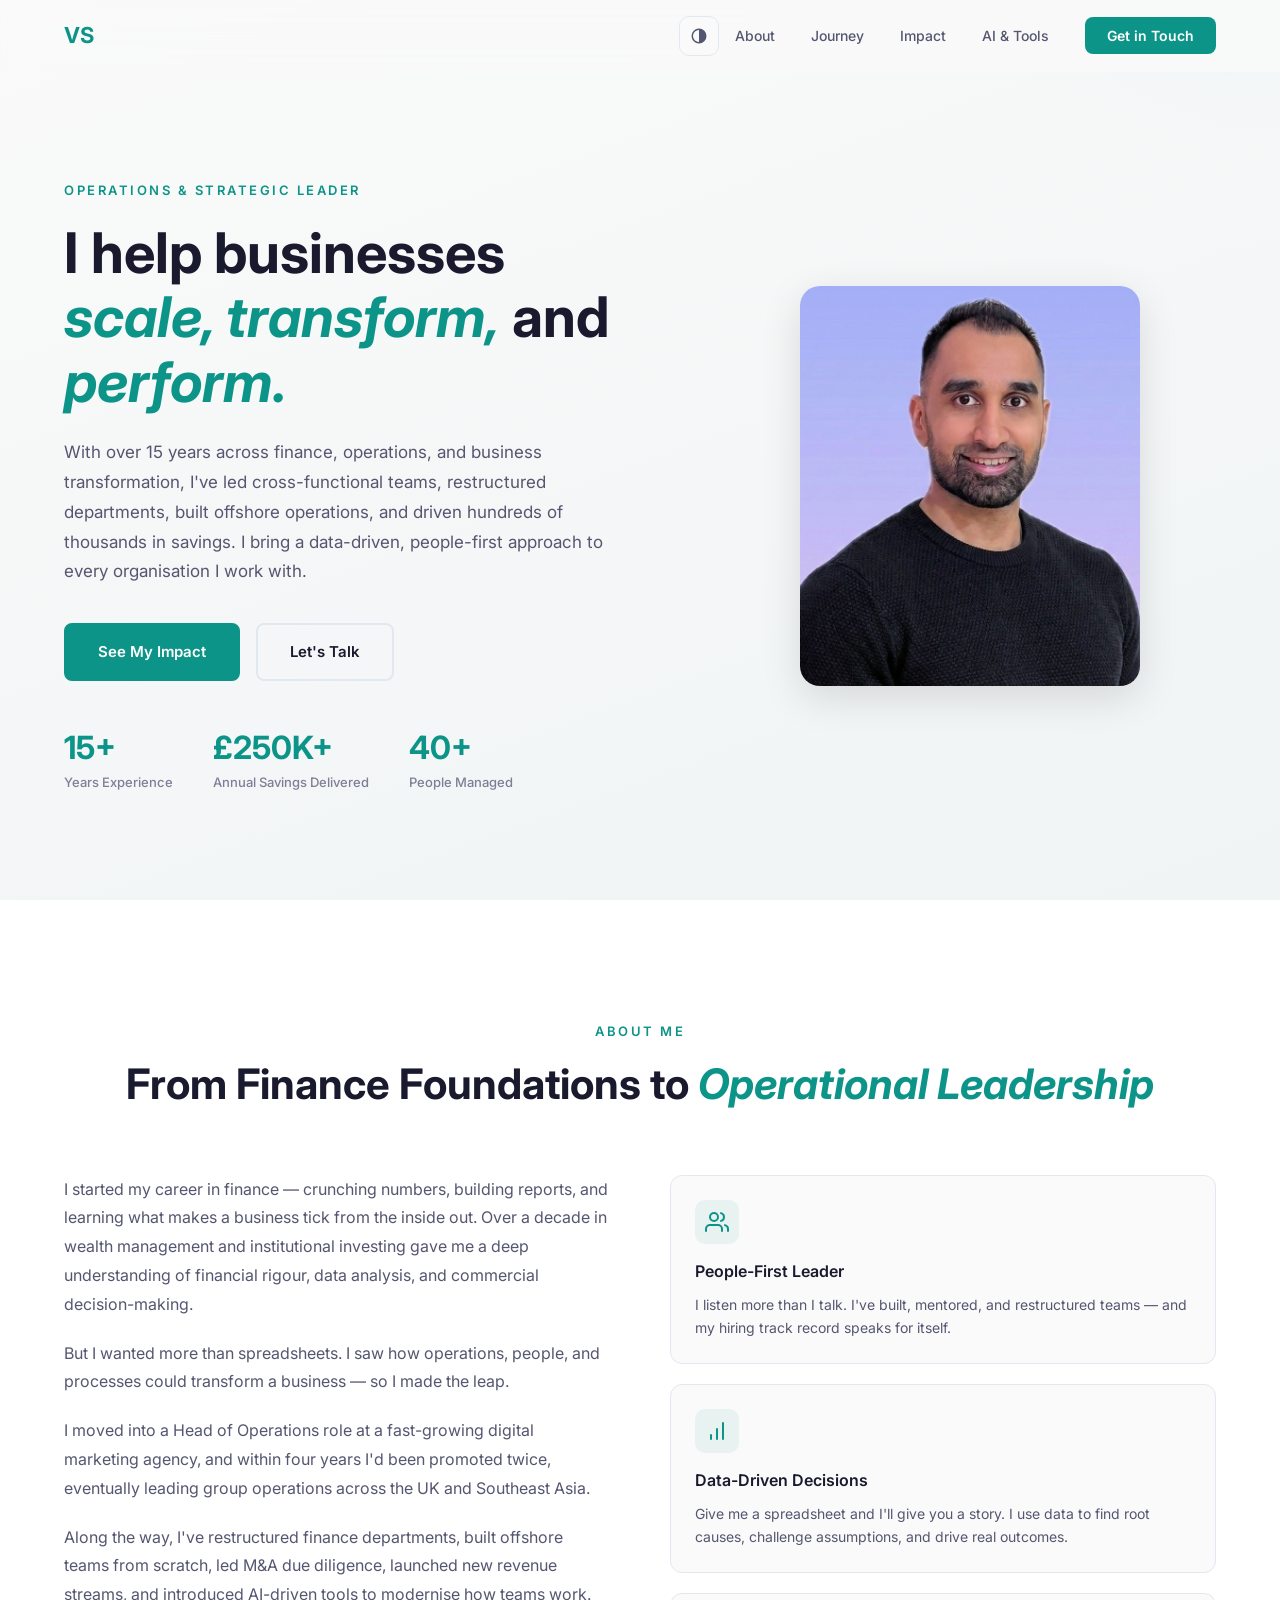
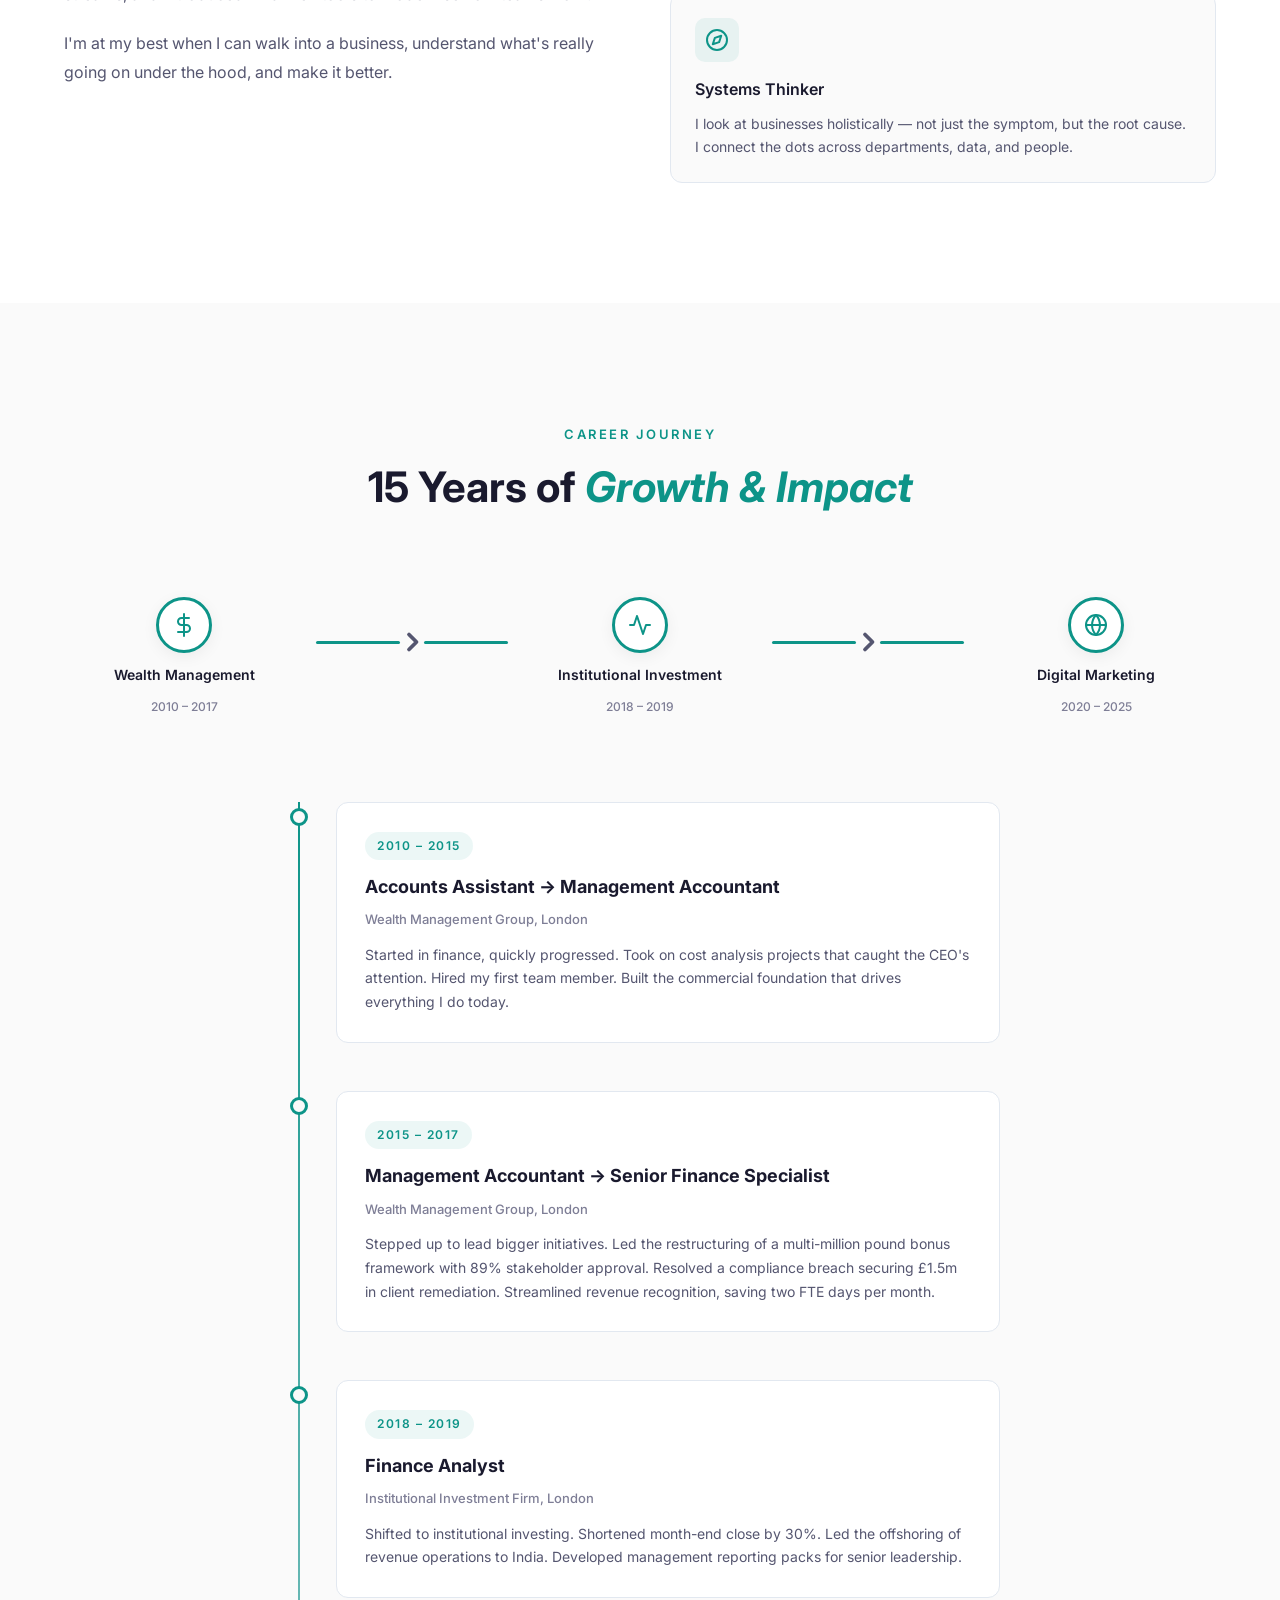
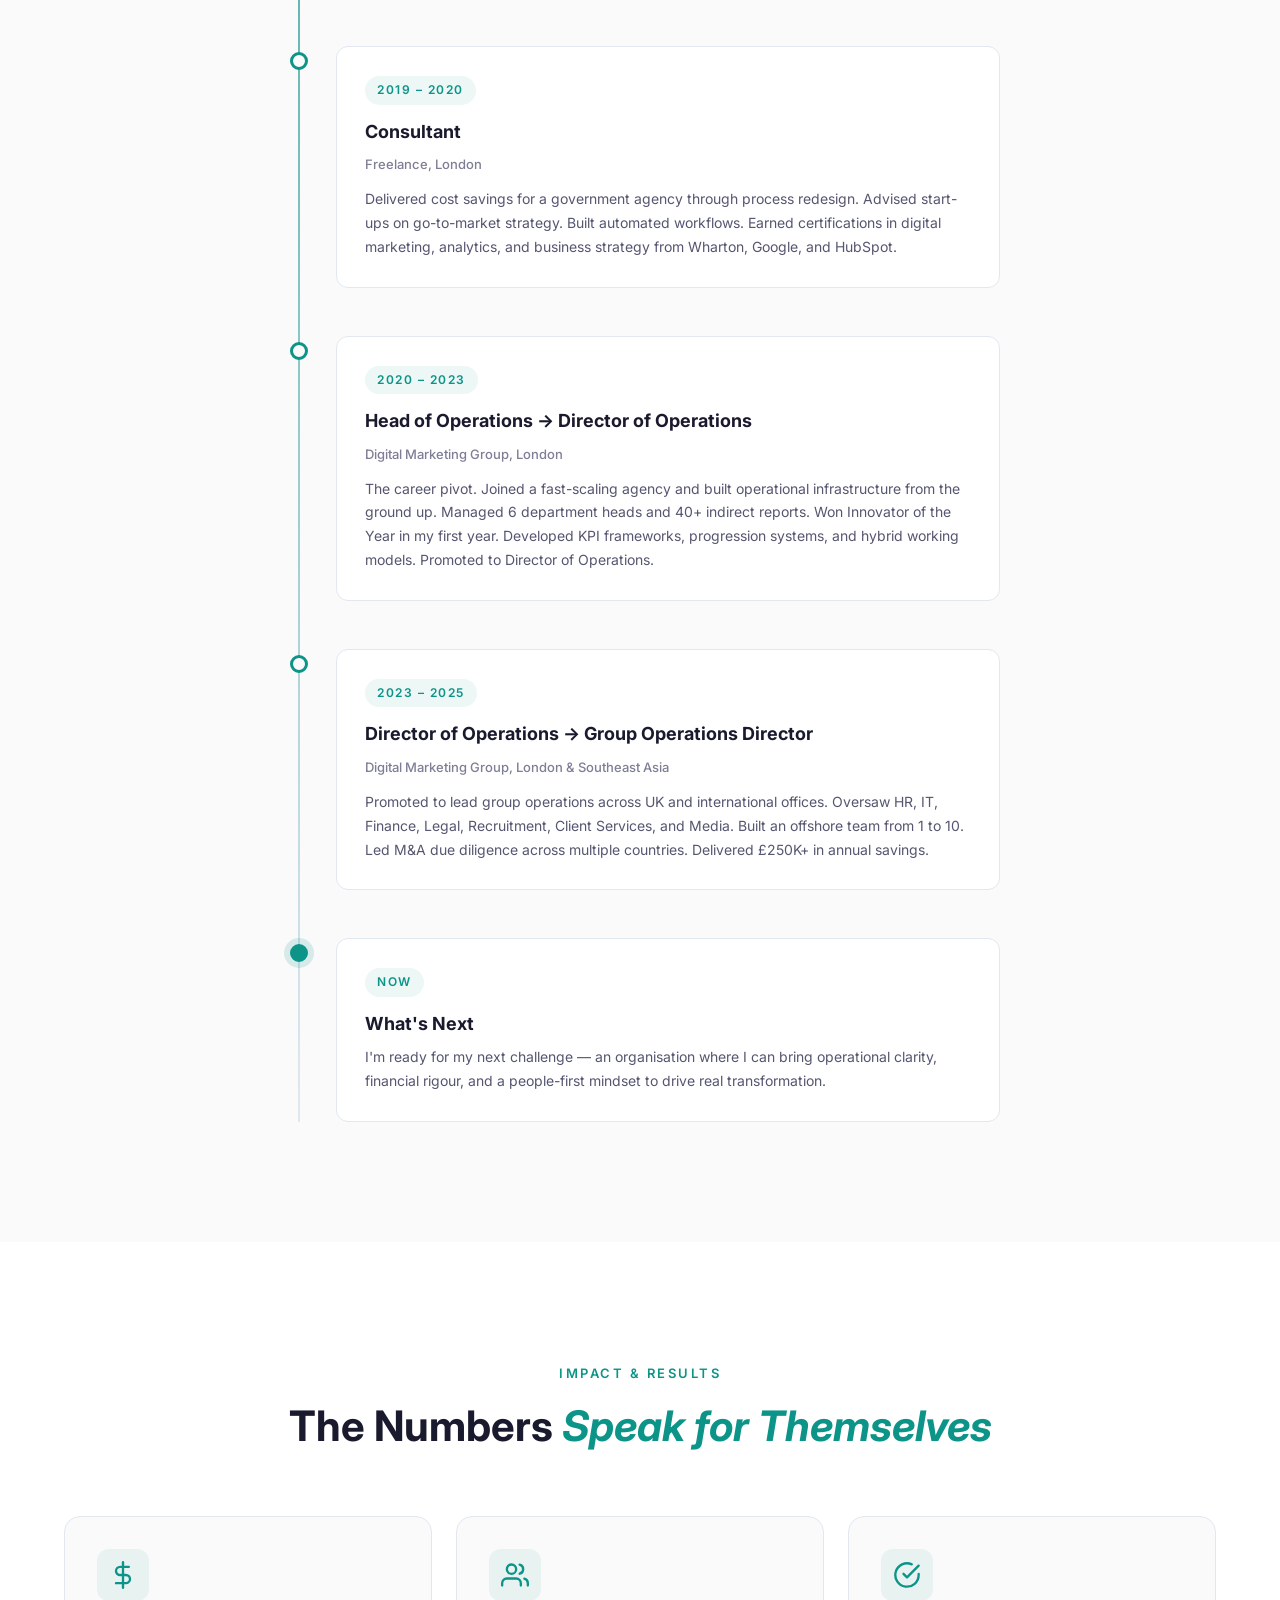
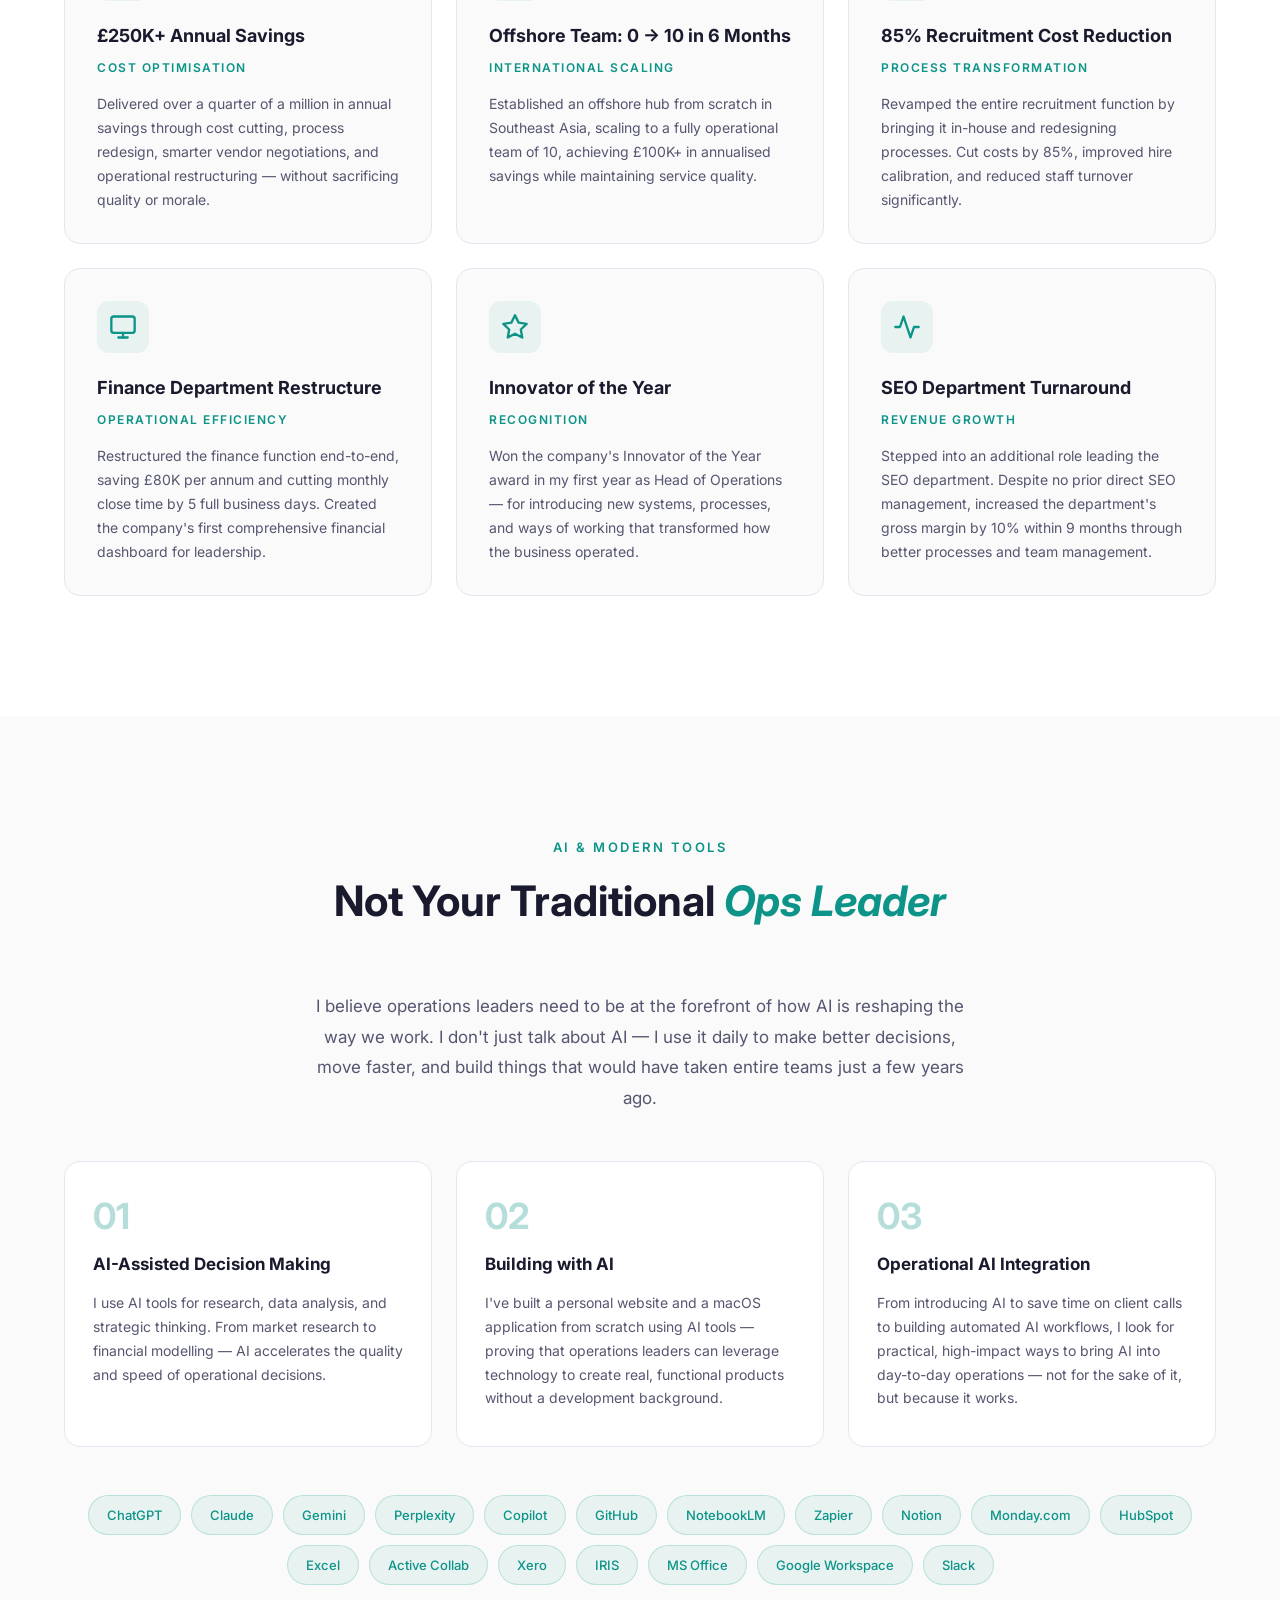
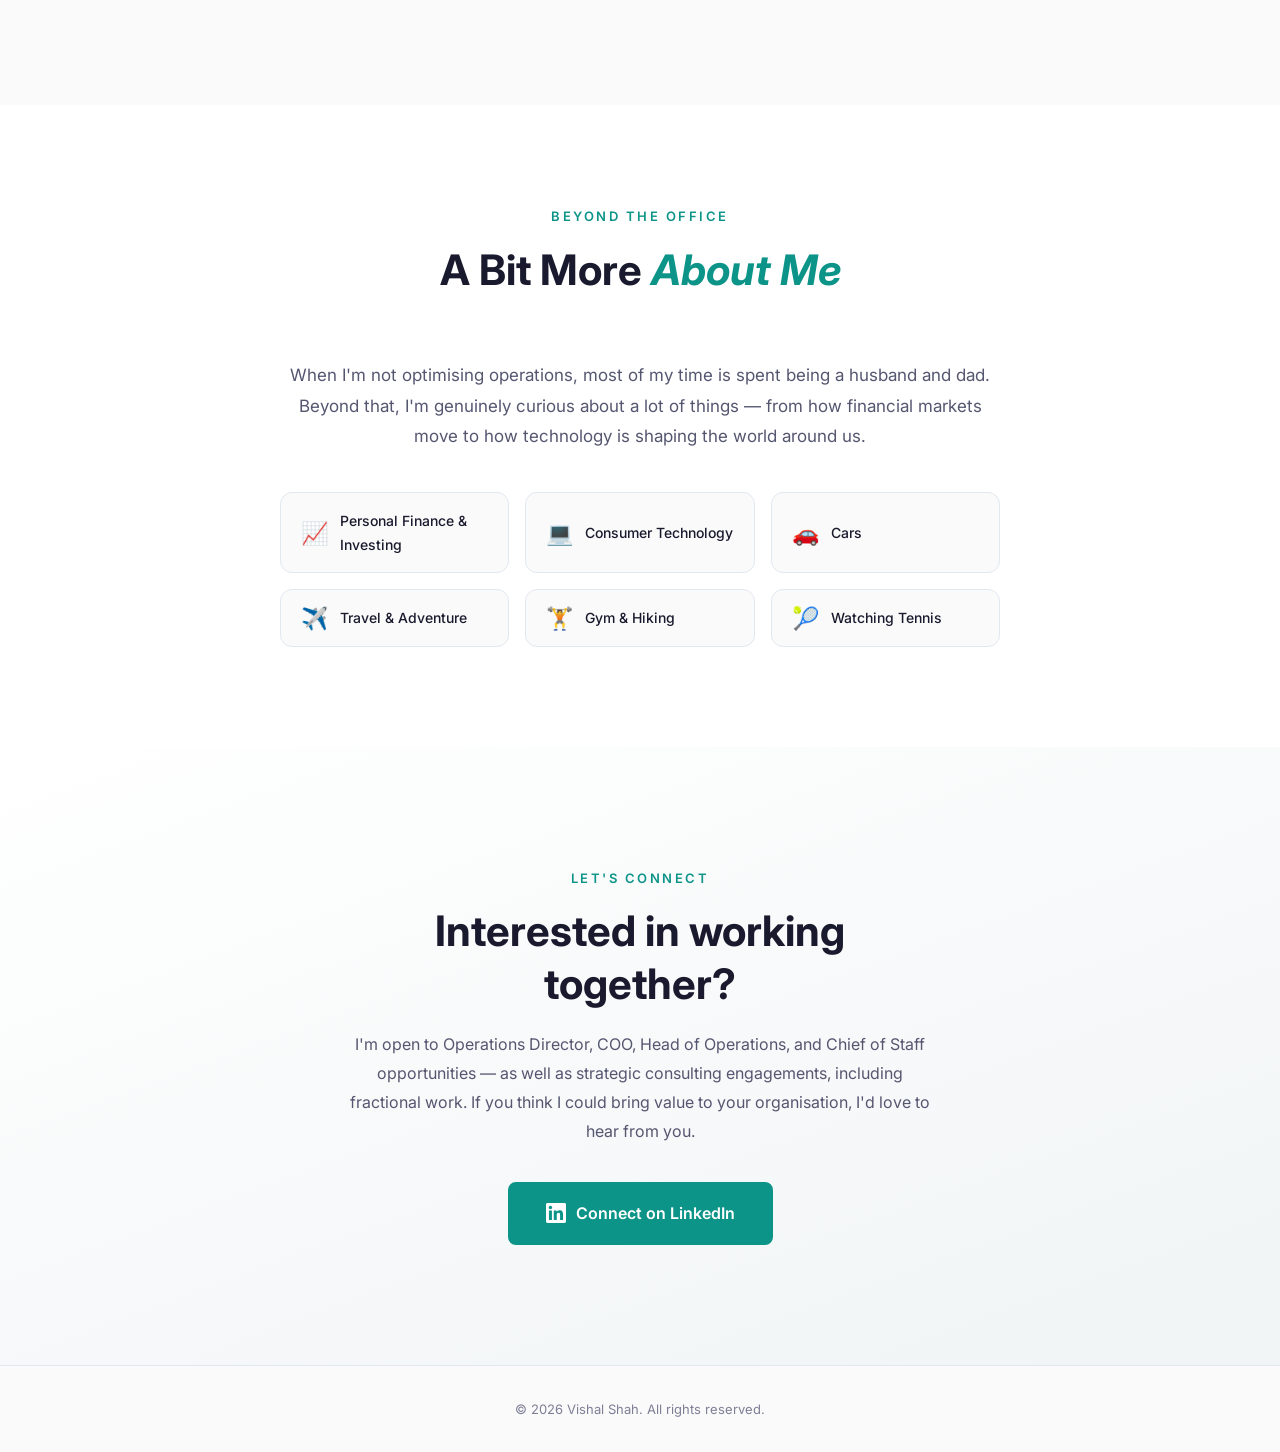
<file: index.html>
<!DOCTYPE html>
<html lang="en">
<head>
    <meta charset="UTF-8">
    <meta name="viewport" content="width=device-width, initial-scale=1.0">
    <meta name="color-scheme" content="light dark">
    <title>Vishal Shah | Operations Leader</title>
    <meta name="description" content="Vishal Shah — Operations Director specialising in business transformation, financial excellence, and people and process optimisation.">

    <!-- Open Graph / Social Media Preview -->
    <meta property="og:type" content="website">
    <meta property="og:title" content="Vishal Shah | Operations Leader">
    <meta property="og:description" content="Operations Director specialising in business transformation, financial excellence, and people and process optimisation.">
    <meta property="og:image" content="https://vishalcareer.com/og-image.png">
    <meta property="og:url" content="https://vishalcareer.com">

    <!-- Twitter Card -->
    <meta name="twitter:card" content="summary_large_image">
    <meta name="twitter:title" content="Vishal Shah | Operations Leader">
    <meta name="twitter:description" content="Operations Director specialising in business transformation, financial excellence, and people and process optimisation.">
    <meta name="twitter:image" content="https://vishalcareer.com/og-image.png">

    <!-- Critical CSS for instant first paint -->
    <style>
        :root{color-scheme:light;--color-bg:#FAFAFA;--color-text:#1A1A2E;--color-accent:#0D9488;--color-nav-bg:rgba(250,250,250,0.85);--nav-height:72px}
        [data-theme="dark"]{color-scheme:dark;--color-bg:#0F1117;--color-text:#E8E8ED;--color-accent:#2DD4BF;--color-nav-bg:rgba(15,17,23,0.9)}
        *,*::before,*::after{margin:0;padding:0;box-sizing:border-box}
        body{font-family:-apple-system,BlinkMacSystemFont,sans-serif;background:var(--color-bg);color:var(--color-text)}
        .nav{position:fixed;top:0;left:0;right:0;z-index:1000;background:var(--color-nav-bg);backdrop-filter:blur(12px);height:var(--nav-height)}
        .hero{min-height:100vh;display:flex;align-items:center;padding-top:var(--nav-height)}
        .headshot{width:100%;max-width:340px;height:auto;border-radius:20px;object-fit:cover;object-position:top center}
    </style>

    <!-- Inline theme init: runs before paint to avoid flash -->
    <script>
        (function() {
            var saved = localStorage.getItem('theme');
            var mode = (saved === 'light' || saved === 'dark') ? saved : 'system';
            var theme = mode;
            if (mode === 'system') {
                theme = (window.matchMedia && window.matchMedia('(prefers-color-scheme: dark)').matches) ? 'dark' : 'light';
            }
            document.documentElement.setAttribute('data-theme', theme);
            document.documentElement.setAttribute('data-theme-mode', mode);
        })();
    </script>

    <link rel="preload" href="headshot.jpg?v=2" as="image" fetchpriority="high">
    <link rel="preconnect" href="https://fonts.googleapis.com">
    <link rel="preconnect" href="https://fonts.gstatic.com" crossorigin>
    <link rel="preload" as="style" href="https://fonts.googleapis.com/css2?family=Inter:ital,wght@0,400;0,500;0,600;0,700;1,400;1,500&display=swap" onload="this.onload=null;this.rel='stylesheet'">
    <noscript><link href="https://fonts.googleapis.com/css2?family=Inter:ital,wght@0,400;0,500;0,600;0,700;1,400;1,500&display=swap" rel="stylesheet"></noscript>
    <link rel="stylesheet" href="styles.css?v=5">
</head>
<body>
    <!-- Navigation -->
    <nav class="nav" id="nav">
        <div class="nav-container">
            <a href="#hero" class="nav-logo">VS</a>
            <div class="nav-right">
                <button class="theme-toggle" id="theme-toggle" aria-label="Theme: system">
                    <svg class="icon-system" width="18" height="18" viewBox="0 0 24 24" fill="none" stroke="currentColor" stroke-width="2" stroke-linecap="round" stroke-linejoin="round"><circle cx="12" cy="12" r="9"/><path d="M12 3 a9 9 0 0 1 0 18 z" fill="currentColor" stroke="none"/></svg>
                    <svg class="icon-sun" width="18" height="18" viewBox="0 0 24 24" fill="none" stroke="currentColor" stroke-width="2" stroke-linecap="round" stroke-linejoin="round"><circle cx="12" cy="12" r="5"/><line x1="12" y1="1" x2="12" y2="3"/><line x1="12" y1="21" x2="12" y2="23"/><line x1="4.22" y1="4.22" x2="5.64" y2="5.64"/><line x1="18.36" y1="18.36" x2="19.78" y2="19.78"/><line x1="1" y1="12" x2="3" y2="12"/><line x1="21" y1="12" x2="23" y2="12"/><line x1="4.22" y1="19.78" x2="5.64" y2="18.36"/><line x1="18.36" y1="5.64" x2="19.78" y2="4.22"/></svg>
                    <svg class="icon-moon" width="18" height="18" viewBox="0 0 24 24" fill="none" stroke="currentColor" stroke-width="2" stroke-linecap="round" stroke-linejoin="round"><path d="M21 12.79A9 9 0 1 1 11.21 3 7 7 0 0 0 21 12.79z"/></svg>
                </button>
                <a href="#contact" class="nav-cta-mobile">Get in Touch</a>
                <button class="nav-toggle" id="nav-toggle" aria-label="Toggle navigation">
                    <span></span>
                    <span></span>
                    <span></span>
                </button>
                <ul class="nav-links" id="nav-links">
                    <li><a href="#about">About</a></li>
                    <li><a href="#journey">Journey</a></li>
                    <li><a href="#impact">Impact</a></li>
                    <li><a href="#ai-tools">AI & Tools</a></li>
                    <li><a href="#contact" class="nav-cta">Get in Touch</a></li>
                </ul>
            </div>
        </div>
    </nav>

    <!-- Hero Section -->
    <section class="hero" id="hero">
        <div class="hero-container">
            <div class="hero-content">
                <p class="hero-eyebrow">Operations &amp; Strategic Leader</p>
                <h1 class="hero-title">I help businesses <span class="text-accent">scale, transform,</span> and <span class="text-accent">perform.</span></h1>
                <p class="hero-subtitle">With over 15 years across finance, operations, and business transformation, I've led cross-functional teams, restructured departments, built offshore operations, and driven hundreds of thousands in savings. I bring a data-driven, people-first approach to every organisation I work with.</p>
                <div class="hero-buttons">
                    <a href="#impact" class="btn btn-primary">See My Impact</a>
                    <a href="#contact" class="btn btn-outline">Let's Talk</a>
                </div>
                <div class="hero-stats">
                    <div class="stat">
                        <span class="stat-number">15+</span>
                        <span class="stat-label">Years Experience</span>
                    </div>
                    <div class="stat">
                        <span class="stat-number">&pound;250K+</span>
                        <span class="stat-label">Annual Savings Delivered</span>
                    </div>
                    <div class="stat">
                        <span class="stat-number">40+</span>
                        <span class="stat-label">People Managed</span>
                    </div>
                </div>
            </div>
            <div class="hero-image">
                <img src="headshot.jpg?v=2" alt="Vishal Shah — Operations Director" class="headshot" width="340" height="400" fetchpriority="high" decoding="async">
            </div>
        </div>
    </section>

    <!-- About Section -->
    <section class="about" id="about">
        <div class="container">
            <div class="section-header">
                <p class="section-eyebrow">About Me</p>
                <h2 class="section-title">From Finance Foundations to <span class="text-accent">Operational Leadership</span></h2>
            </div>
            <div class="about-grid">
                <div class="about-text">
                    <p>I started my career in finance &mdash; crunching numbers, building reports, and learning what makes a business tick from the inside out. Over a decade in wealth management and institutional investing gave me a deep understanding of financial rigour, data analysis, and commercial decision-making.</p>
                    <p>But I wanted more than spreadsheets. I saw how operations, people, and processes could transform a business &mdash; so I made the leap.</p>
                    <p>I moved into a Head of Operations role at a fast-growing digital marketing agency, and within four years I'd been promoted twice, eventually leading group operations across the UK and Southeast Asia.</p>
                    <p>Along the way, I've restructured finance departments, built offshore teams from scratch, led M&amp;A due diligence, launched new revenue streams, and introduced AI-driven tools to modernise how teams work.</p>
                    <p>I'm at my best when I can walk into a business, understand what's really going on under the hood, and make it better.</p>
                </div>
                <div class="about-highlights">
                    <div class="highlight-card fade-up">
                        <div class="highlight-icon">
                            <svg width="24" height="24" viewBox="0 0 24 24" fill="none" stroke="currentColor" stroke-width="2" stroke-linecap="round" stroke-linejoin="round"><path d="M17 21v-2a4 4 0 0 0-4-4H5a4 4 0 0 0-4 4v2"/><circle cx="9" cy="7" r="4"/><path d="M23 21v-2a4 4 0 0 0-3-3.87"/><path d="M16 3.13a4 4 0 0 1 0 7.75"/></svg>
                        </div>
                        <h3>People-First Leader</h3>
                        <p>I listen more than I talk. I've built, mentored, and restructured teams &mdash; and my hiring track record speaks for itself.</p>
                    </div>
                    <div class="highlight-card fade-up">
                        <div class="highlight-icon">
                            <svg width="24" height="24" viewBox="0 0 24 24" fill="none" stroke="currentColor" stroke-width="2" stroke-linecap="round" stroke-linejoin="round"><line x1="12" y1="20" x2="12" y2="10"/><line x1="18" y1="20" x2="18" y2="4"/><line x1="6" y1="20" x2="6" y2="16"/></svg>
                        </div>
                        <h3>Data-Driven Decisions</h3>
                        <p>Give me a spreadsheet and I'll give you a story. I use data to find root causes, challenge assumptions, and drive real outcomes.</p>
                    </div>
                    <div class="highlight-card fade-up">
                        <div class="highlight-icon">
                            <svg width="24" height="24" viewBox="0 0 24 24" fill="none" stroke="currentColor" stroke-width="2" stroke-linecap="round" stroke-linejoin="round"><circle cx="12" cy="12" r="10"/><polygon points="16.24 7.76 14.12 14.12 7.76 16.24 9.88 9.88 16.24 7.76"/></svg>
                        </div>
                        <h3>Systems Thinker</h3>
                        <p>I look at businesses holistically &mdash; not just the symptom, but the root cause. I connect the dots across departments, data, and people.</p>
                    </div>
                </div>
            </div>
        </div>
    </section>

    <!-- Career Journey Timeline -->
    <section class="journey" id="journey">
        <div class="container">
            <div class="section-header">
                <p class="section-eyebrow">Career Journey</p>
                <h2 class="section-title">15 Years of <span class="text-accent">Growth &amp; Impact</span></h2>
            </div>

            <!-- Industry Path Visual -->
            <div class="industry-path fade-up">
                <div class="industry-track">
                    <div class="industry-node">
                        <div class="industry-icon">
                            <svg width="24" height="24" viewBox="0 0 24 24" fill="none" stroke="currentColor" stroke-width="2" stroke-linecap="round" stroke-linejoin="round"><line x1="12" y1="1" x2="12" y2="23"/><path d="M17 5H9.5a3.5 3.5 0 0 0 0 7h5a3.5 3.5 0 0 1 0 7H6"/></svg>
                        </div>
                        <span class="industry-label">Wealth Management</span>
                        <span class="industry-years">2010 &ndash; 2017</span>
                    </div>
                    <div class="industry-arrow">
                        <div class="arrow-line"></div>
                        <div class="arrow-head">
                            <svg width="24" height="24" viewBox="0 0 16 16" fill="none" stroke="currentColor" stroke-width="2.5" stroke-linecap="round" stroke-linejoin="round"><polyline points="6 3 11 8 6 13"/></svg>
                        </div>
                        <div class="arrow-line"></div>
                    </div>
                    <div class="industry-node">
                        <div class="industry-icon">
                            <svg width="24" height="24" viewBox="0 0 24 24" fill="none" stroke="currentColor" stroke-width="2" stroke-linecap="round" stroke-linejoin="round"><polyline points="22 12 18 12 15 21 9 3 6 12 2 12"/></svg>
                        </div>
                        <span class="industry-label">Institutional Investment</span>
                        <span class="industry-years">2018 &ndash; 2019</span>
                    </div>
                    <div class="industry-arrow">
                        <div class="arrow-line"></div>
                        <div class="arrow-head">
                            <svg width="24" height="24" viewBox="0 0 16 16" fill="none" stroke="currentColor" stroke-width="2.5" stroke-linecap="round" stroke-linejoin="round"><polyline points="6 3 11 8 6 13"/></svg>
                        </div>
                        <div class="arrow-line"></div>
                    </div>
                    <div class="industry-node">
                        <div class="industry-icon">
                            <svg width="24" height="24" viewBox="0 0 24 24" fill="none" stroke="currentColor" stroke-width="2" stroke-linecap="round" stroke-linejoin="round"><circle cx="12" cy="12" r="10"/><line x1="2" y1="12" x2="22" y2="12"/><path d="M12 2a15.3 15.3 0 0 1 4 10 15.3 15.3 0 0 1-4 10 15.3 15.3 0 0 1-4-10 15.3 15.3 0 0 1 4-10z"/></svg>
                        </div>
                        <span class="industry-label">Digital Marketing</span>
                        <span class="industry-years">2020 &ndash; 2025</span>
                    </div>
                </div>
            </div>

            <div class="timeline">
                <div class="timeline-line"></div>

                <div class="timeline-item fade-up">
                    <div class="timeline-dot"></div>
                    <div class="timeline-content">
                        <span class="timeline-year">2010 &ndash; 2015</span>
                        <h3>Accounts Assistant &rarr; Management Accountant</h3>
                        <p class="timeline-company">Wealth Management Group, London</p>
                        <p>Started in finance, quickly progressed. Took on cost analysis projects that caught the CEO's attention. Hired my first team member. Built the commercial foundation that drives everything I do today.</p>
                    </div>
                </div>

                <div class="timeline-item fade-up">
                    <div class="timeline-dot"></div>
                    <div class="timeline-content">
                        <span class="timeline-year">2015 &ndash; 2017</span>
                        <h3>Management Accountant &rarr; Senior Finance Specialist</h3>
                        <p class="timeline-company">Wealth Management Group, London</p>
                        <p>Stepped up to lead bigger initiatives. Led the restructuring of a multi-million pound bonus framework with 89% stakeholder approval. Resolved a compliance breach securing &pound;1.5m in client remediation. Streamlined revenue recognition, saving two FTE days per month.</p>
                    </div>
                </div>

                <div class="timeline-item fade-up">
                    <div class="timeline-dot"></div>
                    <div class="timeline-content">
                        <span class="timeline-year">2018 &ndash; 2019</span>
                        <h3>Finance Analyst</h3>
                        <p class="timeline-company">Institutional Investment Firm, London</p>
                        <p>Shifted to institutional investing. Shortened month-end close by 30%. Led the offshoring of revenue operations to India. Developed management reporting packs for senior leadership.</p>
                    </div>
                </div>

                <div class="timeline-item fade-up">
                    <div class="timeline-dot"></div>
                    <div class="timeline-content">
                        <span class="timeline-year">2019 &ndash; 2020</span>
                        <h3>Consultant</h3>
                        <p class="timeline-company">Freelance, London</p>
                        <p>Delivered cost savings for a government agency through process redesign. Advised start-ups on go-to-market strategy. Built automated workflows. Earned certifications in digital marketing, analytics, and business strategy from Wharton, Google, and HubSpot.</p>
                    </div>
                </div>

                <div class="timeline-item fade-up">
                    <div class="timeline-dot"></div>
                    <div class="timeline-content">
                        <span class="timeline-year">2020 &ndash; 2023</span>
                        <h3>Head of Operations &rarr; Director of Operations</h3>
                        <p class="timeline-company">Digital Marketing Group, London</p>
                        <p>The career pivot. Joined a fast-scaling agency and built operational infrastructure from the ground up. Managed 6 department heads and 40+ indirect reports. Won Innovator of the Year in my first year. Developed KPI frameworks, progression systems, and hybrid working models. Promoted to Director of Operations.</p>
                    </div>
                </div>

                <div class="timeline-item fade-up">
                    <div class="timeline-dot"></div>
                    <div class="timeline-content">
                        <span class="timeline-year">2023 &ndash; 2025</span>
                        <h3>Director of Operations &rarr; Group Operations Director</h3>
                        <p class="timeline-company">Digital Marketing Group, London &amp; Southeast Asia</p>
                        <p>Promoted to lead group operations across UK and international offices. Oversaw HR, IT, Finance, Legal, Recruitment, Client Services, and Media. Built an offshore team from 1 to 10. Led M&amp;A due diligence across multiple countries. Delivered &pound;250K+ in annual savings.</p>
                    </div>
                </div>

                <div class="timeline-item timeline-now fade-up">
                    <div class="timeline-dot timeline-dot-now"></div>
                    <div class="timeline-content">
                        <span class="timeline-year">Now</span>
                        <h3>What's Next</h3>
                        <p>I'm ready for my next challenge &mdash; an organisation where I can bring operational clarity, financial rigour, and a people-first mindset to drive real transformation.</p>
                    </div>
                </div>
            </div>
        </div>
    </section>

    <!-- Impact Section -->
    <section class="impact" id="impact">
        <div class="container">
            <div class="section-header">
                <p class="section-eyebrow">Impact &amp; Results</p>
                <h2 class="section-title">The Numbers <span class="text-accent">Speak for Themselves</span></h2>
            </div>
            <div class="impact-grid">
                <div class="impact-card fade-up">
                    <div class="impact-icon">
                        <svg width="28" height="28" viewBox="0 0 24 24" fill="none" stroke="currentColor" stroke-width="2" stroke-linecap="round" stroke-linejoin="round"><line x1="12" y1="1" x2="12" y2="23"/><path d="M17 5H9.5a3.5 3.5 0 0 0 0 7h5a3.5 3.5 0 0 1 0 7H6"/></svg>
                    </div>
                    <h3>&pound;250K+ Annual Savings</h3>
                    <p class="impact-context">Cost Optimisation</p>
                    <p>Delivered over a quarter of a million in annual savings through cost cutting, process redesign, smarter vendor negotiations, and operational restructuring &mdash; without sacrificing quality or morale.</p>
                </div>
                <div class="impact-card fade-up">
                    <div class="impact-icon">
                        <svg width="28" height="28" viewBox="0 0 24 24" fill="none" stroke="currentColor" stroke-width="2" stroke-linecap="round" stroke-linejoin="round"><path d="M17 21v-2a4 4 0 0 0-4-4H5a4 4 0 0 0-4 4v2"/><circle cx="9" cy="7" r="4"/><path d="M23 21v-2a4 4 0 0 0-3-3.87"/><path d="M16 3.13a4 4 0 0 1 0 7.75"/></svg>
                    </div>
                    <h3>Offshore Team: 0 &rarr; 10 in 6 Months</h3>
                    <p class="impact-context">International Scaling</p>
                    <p>Established an offshore hub from scratch in Southeast Asia, scaling to a fully operational team of 10, achieving &pound;100K+ in annualised savings while maintaining service quality.</p>
                </div>
                <div class="impact-card fade-up">
                    <div class="impact-icon">
                        <svg width="28" height="28" viewBox="0 0 24 24" fill="none" stroke="currentColor" stroke-width="2" stroke-linecap="round" stroke-linejoin="round"><path d="M22 11.08V12a10 10 0 1 1-5.93-9.14"/><polyline points="22 4 12 14.01 9 11.01"/></svg>
                    </div>
                    <h3>85% Recruitment Cost Reduction</h3>
                    <p class="impact-context">Process Transformation</p>
                    <p>Revamped the entire recruitment function by bringing it in-house and redesigning processes. Cut costs by 85%, improved hire calibration, and reduced staff turnover significantly.</p>
                </div>
                <div class="impact-card fade-up">
                    <div class="impact-icon">
                        <svg width="28" height="28" viewBox="0 0 24 24" fill="none" stroke="currentColor" stroke-width="2" stroke-linecap="round" stroke-linejoin="round"><rect x="2" y="3" width="20" height="14" rx="2" ry="2"/><line x1="8" y1="21" x2="16" y2="21"/><line x1="12" y1="17" x2="12" y2="21"/></svg>
                    </div>
                    <h3>Finance Department Restructure</h3>
                    <p class="impact-context">Operational Efficiency</p>
                    <p>Restructured the finance function end-to-end, saving &pound;80K per annum and cutting monthly close time by 5 full business days. Created the company's first comprehensive financial dashboard for leadership.</p>
                </div>
                <div class="impact-card fade-up">
                    <div class="impact-icon">
                        <svg width="28" height="28" viewBox="0 0 24 24" fill="none" stroke="currentColor" stroke-width="2" stroke-linecap="round" stroke-linejoin="round"><polygon points="12 2 15.09 8.26 22 9.27 17 14.14 18.18 21.02 12 17.77 5.82 21.02 7 14.14 2 9.27 8.91 8.26 12 2"/></svg>
                    </div>
                    <h3>Innovator of the Year</h3>
                    <p class="impact-context">Recognition</p>
                    <p>Won the company's Innovator of the Year award in my first year as Head of Operations &mdash; for introducing new systems, processes, and ways of working that transformed how the business operated.</p>
                </div>
                <div class="impact-card fade-up">
                    <div class="impact-icon">
                        <svg width="28" height="28" viewBox="0 0 24 24" fill="none" stroke="currentColor" stroke-width="2" stroke-linecap="round" stroke-linejoin="round"><polyline points="22 12 18 12 15 21 9 3 6 12 2 12"/></svg>
                    </div>
                    <h3>SEO Department Turnaround</h3>
                    <p class="impact-context">Revenue Growth</p>
                    <p>Stepped into an additional role leading the SEO department. Despite no prior direct SEO management, increased the department's gross margin by 10% within 9 months through better processes and team management.</p>
                </div>
            </div>
        </div>
    </section>

    <!-- AI & Tools Section -->
    <section class="ai-tools" id="ai-tools">
        <div class="container">
            <div class="section-header">
                <p class="section-eyebrow">AI &amp; Modern Tools</p>
                <h2 class="section-title">Not Your Traditional <span class="text-accent">Ops Leader</span></h2>
            </div>
            <div class="ai-content">
                <div class="ai-intro">
                    <p>I believe operations leaders need to be at the forefront of how AI is reshaping the way we work. I don't just talk about AI &mdash; I use it daily to make better decisions, move faster, and build things that would have taken entire teams just a few years ago.</p>
                </div>
                <div class="ai-grid">
                    <div class="ai-card fade-up">
                        <div class="ai-card-number">01</div>
                        <h3>AI-Assisted Decision Making</h3>
                        <p>I use AI tools for research, data analysis, and strategic thinking. From market research to financial modelling &mdash; AI accelerates the quality and speed of operational decisions.</p>
                    </div>
                    <div class="ai-card fade-up">
                        <div class="ai-card-number">02</div>
                        <h3>Building with AI</h3>
                        <p>I've built a personal website and a macOS application from scratch using AI tools &mdash; proving that operations leaders can leverage technology to create real, functional products without a development background.</p>
                    </div>
                    <div class="ai-card fade-up">
                        <div class="ai-card-number">03</div>
                        <h3>Operational AI Integration</h3>
                        <p>From introducing AI to save time on client calls to building automated AI workflows, I look for practical, high-impact ways to bring AI into day-to-day operations &mdash; not for the sake of it, but because it works.</p>
                    </div>
                </div>
                <div class="ai-tools-list">
                    <span class="tool-tag">ChatGPT</span>
                    <span class="tool-tag">Claude</span>
                    <span class="tool-tag">Gemini</span>
                    <span class="tool-tag">Perplexity</span>
                    <span class="tool-tag">Copilot</span>
                    <span class="tool-tag">GitHub</span>
                    <span class="tool-tag">NotebookLM</span>
                    <span class="tool-tag">Zapier</span>
                    <span class="tool-tag">Notion</span>
                    <span class="tool-tag">Monday.com</span>
                    <span class="tool-tag">HubSpot</span>
                    <span class="tool-tag">Excel</span>
                    <span class="tool-tag">Active Collab</span>
                    <span class="tool-tag">Xero</span>
                    <span class="tool-tag">IRIS</span>
                    <span class="tool-tag">MS Office</span>
                    <span class="tool-tag">Google Workspace</span>
                    <span class="tool-tag">Slack</span>
                </div>
            </div>
        </div>
    </section>

    <!-- Outside of Work Section -->
    <section class="personal" id="personal">
        <div class="container">
            <div class="section-header">
                <p class="section-eyebrow">Beyond the Office</p>
                <h2 class="section-title">A Bit More <span class="text-accent">About Me</span></h2>
            </div>
            <div class="personal-content">
                <p class="personal-intro">When I'm not optimising operations, most of my time is spent being a husband and dad. Beyond that, I'm genuinely curious about a lot of things &mdash; from how financial markets move to how technology is shaping the world around us.</p>
                <div class="interests-grid">
                    <div class="interest-item fade-up">
                        <span class="interest-emoji" aria-hidden="true">&#128200;</span>
                        <span>Personal Finance &amp; Investing</span>
                    </div>
                    <div class="interest-item fade-up">
                        <span class="interest-emoji" aria-hidden="true">&#128187;</span>
                        <span>Consumer Technology</span>
                    </div>
                    <div class="interest-item fade-up">
                        <span class="interest-emoji" aria-hidden="true">&#128663;</span>
                        <span>Cars</span>
                    </div>
                    <div class="interest-item fade-up">
                        <span class="interest-emoji" aria-hidden="true">&#9992;&#65039;</span>
                        <span>Travel &amp; Adventure</span>
                    </div>
                    <div class="interest-item fade-up">
                        <span class="interest-emoji" aria-hidden="true">&#127947;&#65039;</span>
                        <span>Gym &amp; Hiking</span>
                    </div>
                    <div class="interest-item fade-up">
                        <span class="interest-emoji" aria-hidden="true">&#127934;</span>
                        <span>Watching Tennis</span>
                    </div>
                </div>
            </div>
        </div>
    </section>

    <!-- Contact Section -->
    <section class="contact" id="contact">
        <div class="container">
            <div class="contact-content">
                <p class="section-eyebrow">Let's Connect</p>
                <h2 class="contact-title">Interested in working together?</h2>
                <p class="contact-text">I'm open to Operations Director, COO, Head of Operations, and Chief of Staff opportunities &mdash; as well as strategic consulting engagements, including fractional work. If you think I could bring value to your organisation, I'd love to hear from you.</p>
                <a href="https://www.linkedin.com/in/vishallink/" target="_blank" rel="noopener noreferrer" class="btn btn-primary btn-linkedin">
                    <svg width="20" height="20" viewBox="0 0 24 24" fill="currentColor"><path d="M20.447 20.452h-3.554v-5.569c0-1.328-.027-3.037-1.852-3.037-1.853 0-2.136 1.445-2.136 2.939v5.667H9.351V9h3.414v1.561h.046c.477-.9 1.637-1.85 3.37-1.85 3.601 0 4.267 2.37 4.267 5.455v6.286zM5.337 7.433c-1.144 0-2.063-.926-2.063-2.065 0-1.138.92-2.063 2.063-2.063 1.14 0 2.064.925 2.064 2.063 0 1.139-.925 2.065-2.064 2.065zm1.782 13.019H3.555V9h3.564v11.452zM22.225 0H1.771C.792 0 0 .774 0 1.729v20.542C0 23.227.792 24 1.771 24h20.451C23.2 24 24 23.227 24 22.271V1.729C24 .774 23.2 0 22.222 0h.003z"/></svg>
                    Connect on LinkedIn
                </a>
            </div>
        </div>
    </section>

    <!-- Footer -->
    <footer class="footer">
        <div class="container">
            <p>&copy; 2026 Vishal Shah. All rights reserved.</p>
        </div>
    </footer>

    <script src="script.js?v=3" defer></script>
</body>
</html>
</file>
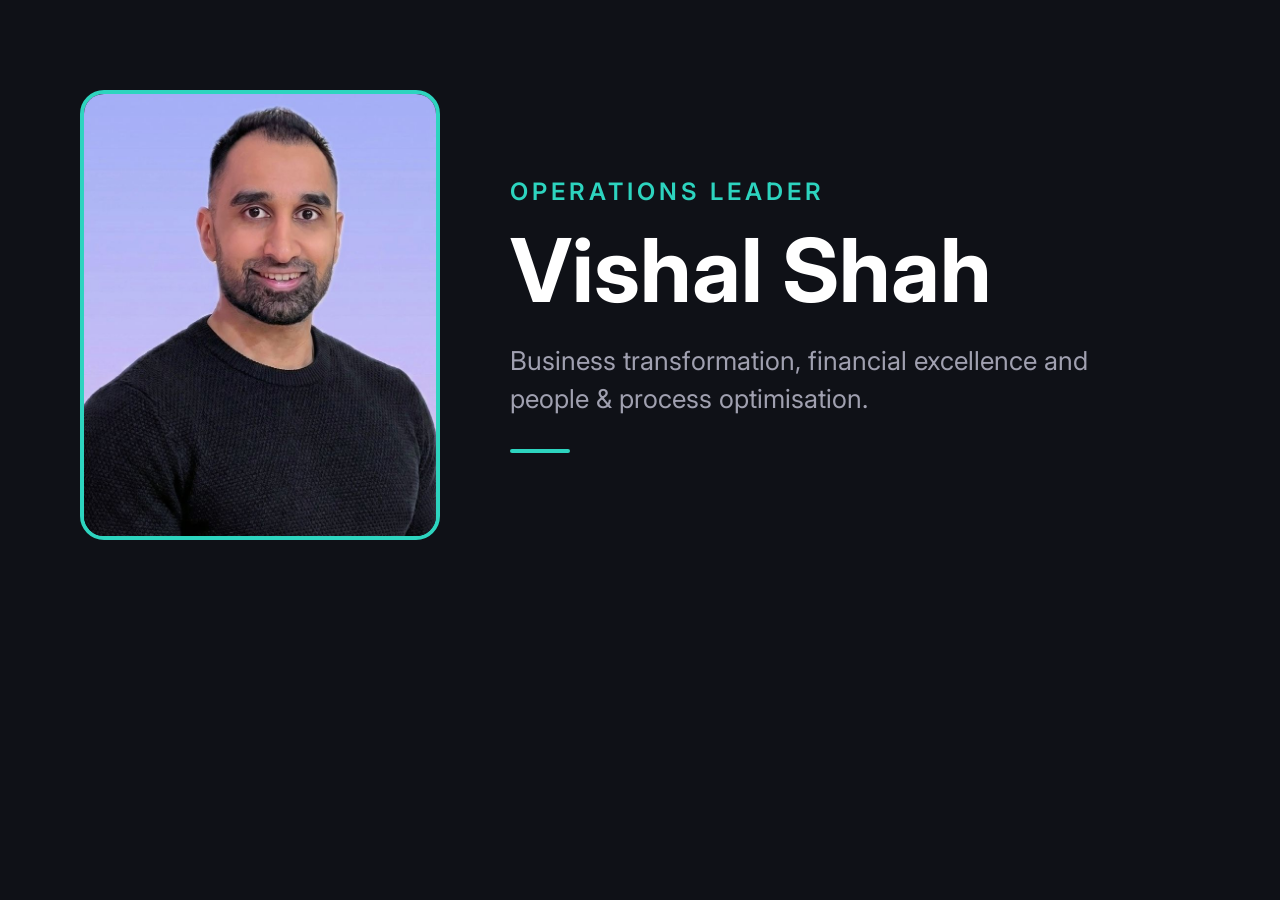
<file: og-card.html>
<!DOCTYPE html>
<html>
<head>
<style>
  * { margin: 0; padding: 0; box-sizing: border-box; }
  body {
    width: 1200px;
    height: 630px;
    background: #0F1117;
    font-family: 'Inter', -apple-system, sans-serif;
    overflow: hidden;
  }
  .card {
    width: 1200px;
    height: 630px;
    padding: 70px 80px;
    display: flex;
    align-items: center;
    gap: 70px;
    position: relative;
  }
  .headshot {
    width: 360px;
    height: 450px;
    flex-shrink: 0;
    border-radius: 24px;
    object-fit: cover;
    object-position: top center;
    border: 4px solid #2DD4BF;
  }
  .text {
    flex: 1;
    display: flex;
    flex-direction: column;
    justify-content: center;
  }
  .label {
    color: #2DD4BF;
    font-size: 24px;
    font-weight: 600;
    letter-spacing: 4px;
    text-transform: uppercase;
    margin-bottom: 20px;
  }
  .name {
    color: #FFFFFF;
    font-size: 88px;
    font-weight: 700;
    line-height: 1.0;
    margin-bottom: 28px;
  }
  .desc {
    color: #A0A0B0;
    font-size: 26px;
    line-height: 1.45;
    max-width: 600px;
  }
  .accent-line {
    width: 60px;
    height: 4px;
    background: #2DD4BF;
    border-radius: 2px;
    margin-top: 32px;
  }
</style>
<link href="https://fonts.googleapis.com/css2?family=Inter:wght@400;600;700&display=swap" rel="stylesheet">
</head>
<body>
<div class="card">
  <img src="headshot.jpg" class="headshot" alt="">
  <div class="text">
    <div class="label">Operations Leader</div>
    <div class="name">Vishal Shah</div>
    <div class="desc">Business transformation, financial excellence and people&nbsp;&amp;&nbsp;process optimisation.</div>
    <div class="accent-line"></div>
  </div>
</div>
</body>
</html>
</file>
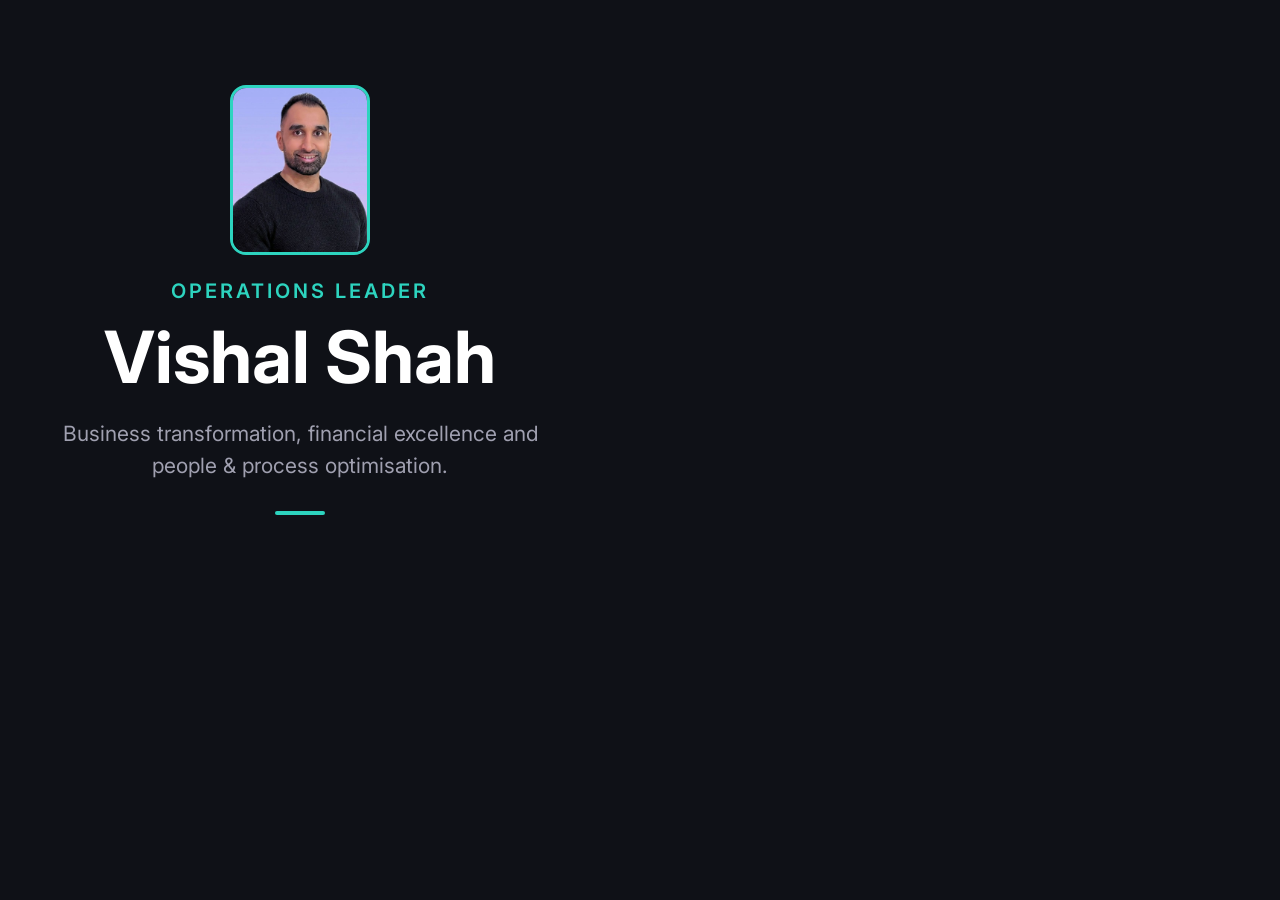
<file: og-square.html>
<!DOCTYPE html>
<html>
<head>
<style>
  * { margin: 0; padding: 0; box-sizing: border-box; }
  body {
    width: 600px;
    height: 600px;
    background: #0F1117;
    font-family: 'Inter', -apple-system, sans-serif;
    display: flex;
    align-items: center;
    justify-content: center;
    overflow: hidden;
  }
  .card {
    width: 600px;
    height: 600px;
    padding: 50px;
    display: flex;
    flex-direction: column;
    justify-content: center;
    align-items: center;
    text-align: center;
    position: relative;
  }
  .headshot {
    width: 140px;
    height: 170px;
    margin-bottom: 24px;
    border-radius: 16px;
    object-fit: cover;
    object-position: top center;
    border: 3px solid #2DD4BF;
  }
  .label {
    color: #2DD4BF;
    font-size: 20px;
    font-weight: 600;
    letter-spacing: 3px;
    text-transform: uppercase;
    margin-bottom: 16px;
  }
  .name {
    color: #FFFFFF;
    font-size: 72px;
    font-weight: 700;
    line-height: 1.05;
    margin-bottom: 24px;
  }
  .desc {
    color: #A0A0B0;
    font-size: 21px;
    line-height: 1.5;
    max-width: 500px;
  }
  .accent-line {
    width: 50px;
    height: 4px;
    background: #2DD4BF;
    border-radius: 2px;
    margin-top: 30px;
  }
</style>
<link href="https://fonts.googleapis.com/css2?family=Inter:wght@400;600;700&display=swap" rel="stylesheet">
</head>
<body>
<div class="card">
  <img src="headshot.jpg" class="headshot" alt="">
  <div class="label">Operations Leader</div>
  <div class="name">Vishal Shah</div>
  <div class="desc">Business transformation, financial excellence and people&nbsp;&amp;&nbsp;process optimisation.</div>
  <div class="accent-line"></div>
</div>
</body>
</html>
</file>
<file: styles.css>
/* ============================================
   CSS Variables & Reset
   ============================================ */
:root {
    color-scheme: light;
    --color-bg: #FAFAFA;
    --color-bg-white: #FFFFFF;
    --color-bg-alt: #F0F4F5;
    --color-text: #1A1A2E;
    --color-text-secondary: #555670;
    --color-text-light: #7E7E96;
    --color-accent: #0D9488;
    --color-accent-light: #14B8A6;
    --color-accent-bg: rgba(13, 148, 136, 0.08);
    --color-accent-border: rgba(13, 148, 136, 0.2);
    --color-border: #E2E8F0;
    --color-card-shadow: rgba(0, 0, 0, 0.06);
    --color-nav-bg: rgba(250, 250, 250, 0.85);
    --color-nav-mobile-bg: rgba(250, 250, 250, 0.98);
    --font-heading: 'Inter', -apple-system, BlinkMacSystemFont, sans-serif;
    --font-body: 'Inter', -apple-system, BlinkMacSystemFont, sans-serif;
    --max-width: 1200px;
    --nav-height: 72px;
}

/* Dark mode */
[data-theme="dark"] {
    color-scheme: dark;
    --color-bg: #0F1117;
    --color-bg-white: #181A20;
    --color-bg-alt: #1A1D26;
    --color-text: #E8E8ED;
    --color-text-secondary: #A0A0B8;
    --color-text-light: #6E6E88;
    --color-accent: #2DD4BF;
    --color-accent-light: #5EEAD4;
    --color-accent-bg: rgba(45, 212, 191, 0.1);
    --color-accent-border: rgba(45, 212, 191, 0.25);
    --color-border: #2A2D3A;
    --color-card-shadow: rgba(0, 0, 0, 0.3);
    --color-nav-bg: rgba(15, 17, 23, 0.88);
    --color-nav-mobile-bg: rgba(15, 17, 23, 0.98);
}

*, *::before, *::after {
    margin: 0;
    padding: 0;
    box-sizing: border-box;
}

html {
    scroll-behavior: smooth;
    -webkit-font-smoothing: antialiased;
    -moz-osx-font-smoothing: grayscale;
}

body {
    font-family: var(--font-body);
    color: var(--color-text);
    background-color: var(--color-bg);
    line-height: 1.7;
    font-size: 16px;
    transition: background-color 0.3s ease, color 0.3s ease;
}

img {
    max-width: 100%;
    display: block;
}

a {
    text-decoration: none;
    color: inherit;
    transition: color 0.2s ease;
}

/* ============================================
   Utility Classes
   ============================================ */
.container {
    max-width: var(--max-width);
    margin: 0 auto;
    padding: 0 24px;
}

.text-accent {
    color: var(--color-accent);
    font-style: italic;
}

.section-header {
    text-align: center;
    margin-bottom: 64px;
}

.section-eyebrow {
    font-size: 13px;
    font-weight: 600;
    text-transform: uppercase;
    letter-spacing: 2.5px;
    color: var(--color-accent);
    margin-bottom: 16px;
}

.section-title {
    font-family: var(--font-heading);
    font-size: clamp(28px, 4vw, 42px);
    font-weight: 700;
    line-height: 1.25;
    color: var(--color-text);
}

/* ============================================
   Buttons
   ============================================ */
.btn {
    display: inline-flex;
    align-items: center;
    gap: 10px;
    padding: 14px 32px;
    border-radius: 8px;
    font-size: 15px;
    font-weight: 600;
    font-family: var(--font-body);
    cursor: pointer;
    transition: all 0.25s ease;
    border: 2px solid transparent;
}

.btn-primary {
    background-color: var(--color-accent);
    color: #fff;
    border-color: var(--color-accent);
}

[data-theme="dark"] .btn-primary {
    color: #0F1117;
}

.btn-primary:hover {
    background-color: var(--color-accent-light);
    border-color: var(--color-accent-light);
    transform: translateY(-2px);
    box-shadow: 0 6px 20px rgba(13, 148, 136, 0.3);
}

.btn-outline {
    background-color: transparent;
    color: var(--color-text);
    border-color: var(--color-border);
}

.btn-outline:hover {
    border-color: var(--color-accent);
    color: var(--color-accent);
    transform: translateY(-2px);
}

/* ============================================
   Navigation
   ============================================ */
.nav {
    position: fixed;
    top: 0;
    left: 0;
    right: 0;
    z-index: 1000;
    background: var(--color-nav-bg);
    backdrop-filter: blur(16px);
    -webkit-backdrop-filter: blur(16px);
    border-bottom: 1px solid transparent;
    transition: border-color 0.3s ease, box-shadow 0.3s ease, background 0.3s ease;
}

.nav.scrolled {
    border-bottom-color: var(--color-border);
    box-shadow: 0 1px 12px rgba(0, 0, 0, 0.04);
}

[data-theme="dark"] .nav.scrolled {
    box-shadow: 0 1px 12px rgba(0, 0, 0, 0.2);
}

.nav-container {
    max-width: var(--max-width);
    margin: 0 auto;
    padding: 0 24px;
    height: var(--nav-height);
    display: flex;
    align-items: center;
    justify-content: space-between;
}

.nav-logo {
    font-family: var(--font-heading);
    font-size: 22px;
    font-weight: 700;
    color: var(--color-accent);
    letter-spacing: -0.5px;
}

.nav-right {
    display: flex;
    align-items: center;
    gap: 16px;
}

.nav-links {
    display: flex;
    align-items: center;
    gap: 36px;
    list-style: none;
}

.nav-links a {
    font-size: 14px;
    font-weight: 500;
    color: var(--color-text-secondary);
    transition: color 0.2s ease;
}

.nav-links a:hover {
    color: var(--color-accent);
}

.nav-cta {
    background-color: var(--color-accent);
    color: #fff !important;
    padding: 10px 22px;
    border-radius: 8px;
    font-weight: 600 !important;
    transition: all 0.25s ease !important;
}

[data-theme="dark"] .nav-cta {
    color: #0F1117 !important;
}

.nav-cta:hover {
    background-color: var(--color-accent-light) !important;
    transform: translateY(-1px);
}

/* Mobile CTA - hidden by default, shows on mobile when scrolled */
.nav-cta-mobile {
    display: none;
}

/* Theme Toggle */
.theme-toggle {
    display: flex;
    align-items: center;
    justify-content: center;
    width: 40px;
    height: 40px;
    border-radius: 10px;
    border: 1px solid var(--color-border);
    background: var(--color-bg);
    cursor: pointer;
    transition: all 0.25s ease;
    color: var(--color-text-secondary);
}

.theme-toggle:hover {
    border-color: var(--color-accent-border);
    color: var(--color-accent);
    background: var(--color-accent-bg);
}

/* Toggle icons — visibility driven by chosen mode, not applied theme */
.theme-toggle svg { display: none; }
[data-theme-mode="system"] .theme-toggle .icon-system { display: block; }
[data-theme-mode="light"]  .theme-toggle .icon-sun    { display: block; }
[data-theme-mode="dark"]   .theme-toggle .icon-moon   { display: block; }
/* Fallback: if no mode attribute is set yet, show system icon */
.theme-toggle:not([data-theme-mode]) .icon-system,
html:not([data-theme-mode]) .theme-toggle .icon-system { display: block; }

.nav-toggle {
    display: none;
    flex-direction: column;
    gap: 5px;
    background: none;
    border: none;
    cursor: pointer;
    padding: 4px;
}

.nav-toggle span {
    display: block;
    width: 24px;
    height: 2px;
    background-color: var(--color-text);
    border-radius: 2px;
    transition: all 0.3s ease;
}

/* ============================================
   Hero Section
   ============================================ */
.hero {
    min-height: 100vh;
    display: flex;
    align-items: center;
    padding-top: var(--nav-height);
    background: linear-gradient(160deg, var(--color-bg) 0%, var(--color-bg-alt) 100%);
    position: relative;
    overflow: hidden;
}

.hero::before {
    content: '';
    position: absolute;
    top: -50%;
    right: -20%;
    width: 600px;
    height: 600px;
    background: radial-gradient(circle, rgba(13, 148, 136, 0.06) 0%, transparent 70%);
    border-radius: 50%;
    pointer-events: none;
}

[data-theme="dark"] .hero::before {
    background: radial-gradient(circle, rgba(45, 212, 191, 0.04) 0%, transparent 70%);
}

.hero-container {
    max-width: var(--max-width);
    margin: 0 auto;
    padding: 60px 24px;
    display: grid;
    grid-template-columns: 1.1fr 0.9fr;
    gap: 60px;
    align-items: center;
}

.hero-eyebrow {
    font-size: 13px;
    font-weight: 600;
    text-transform: uppercase;
    letter-spacing: 2.5px;
    color: var(--color-accent);
    margin-bottom: 20px;
}

.hero-title {
    font-family: var(--font-heading);
    font-size: clamp(36px, 5vw, 56px);
    font-weight: 700;
    line-height: 1.15;
    margin-bottom: 24px;
    color: var(--color-text);
}

.hero-subtitle {
    font-size: 17px;
    line-height: 1.75;
    color: var(--color-text-secondary);
    margin-bottom: 36px;
    max-width: 540px;
}

.hero-buttons {
    display: flex;
    gap: 16px;
    margin-bottom: 48px;
    flex-wrap: wrap;
}

.hero-stats {
    display: flex;
    gap: 40px;
}

.stat {
    display: flex;
    flex-direction: column;
}

.stat-number {
    font-family: var(--font-heading);
    font-size: 32px;
    font-weight: 700;
    color: var(--color-accent);
    line-height: 1.2;
}

.stat-label {
    font-size: 13px;
    color: var(--color-text-light);
    font-weight: 500;
    margin-top: 4px;
}

/* Headshot */
.hero-image {
    display: flex;
    justify-content: center;
    align-items: center;
}

.headshot {
    width: 340px;
    height: 400px;
    object-fit: cover;
    object-position: top center;
    border-radius: 20px;
    box-shadow: 0 12px 40px rgba(0, 0, 0, 0.12);
}

[data-theme="dark"] .headshot {
    box-shadow: 0 12px 40px rgba(0, 0, 0, 0.4);
}

/* ============================================
   About Section
   ============================================ */
.about {
    padding: 120px 0;
    background-color: var(--color-bg-white);
}

.about-grid {
    display: grid;
    grid-template-columns: 1fr 1fr;
    gap: 60px;
    align-items: start;
}

.about-text p {
    font-size: 16px;
    color: var(--color-text-secondary);
    margin-bottom: 20px;
    line-height: 1.8;
}

.about-text p:last-child {
    margin-bottom: 0;
}

.about-highlights {
    display: flex;
    flex-direction: column;
    gap: 20px;
}

.highlight-card {
    background: var(--color-bg);
    border: 1px solid var(--color-border);
    border-radius: 12px;
    padding: 24px;
    transition: all 0.3s ease;
}

.highlight-card:hover {
    border-color: var(--color-accent-border);
    box-shadow: 0 4px 20px var(--color-card-shadow);
    transform: translateY(-2px);
}

.highlight-icon {
    width: 44px;
    height: 44px;
    border-radius: 10px;
    background: var(--color-accent-bg);
    display: flex;
    align-items: center;
    justify-content: center;
    margin-bottom: 14px;
    color: var(--color-accent);
}

.highlight-card h3 {
    font-size: 16px;
    font-weight: 600;
    margin-bottom: 8px;
    color: var(--color-text);
}

.highlight-card p {
    font-size: 14px;
    color: var(--color-text-secondary);
    line-height: 1.65;
}

/* ============================================
   Industry Path Visual
   ============================================ */
.industry-path {
    margin-bottom: 64px;
}

.industry-track {
    display: flex;
    align-items: center;
    justify-content: center;
    gap: 12px;
    position: relative;
    padding: 20px 0;
}

.industry-arrow {
    display: flex;
    align-items: center;
    gap: 0;
    flex: 0.8;
    align-self: center;
    margin-top: -30px;
}

.arrow-line {
    flex: 1;
    min-width: 30px;
    height: 3px;
    background: var(--color-accent);
    border-radius: 2px;
}

.arrow-head {
    color: var(--color-text-secondary);
    display: flex;
    align-items: center;
    line-height: 0;
}

.arrow-head svg {
    stroke: var(--color-text-secondary);
}

.industry-node {
    display: flex;
    flex-direction: column;
    align-items: center;
    gap: 10px;
    z-index: 1;
    flex: 1;
}

.industry-icon {
    width: 56px;
    height: 56px;
    border-radius: 50%;
    background: var(--color-bg-white);
    border: 3px solid var(--color-accent);
    display: flex;
    align-items: center;
    justify-content: center;
    color: var(--color-accent);
    transition: all 0.3s ease;
    box-shadow: 0 4px 16px var(--color-card-shadow);
}

.industry-node:hover .industry-icon {
    background: var(--color-accent);
    color: #fff;
    transform: scale(1.1);
    box-shadow: 0 6px 24px rgba(13, 148, 136, 0.3);
}

[data-theme="dark"] .industry-node:hover .industry-icon {
    color: #0F1117;
}

.industry-label {
    font-size: 14px;
    font-weight: 600;
    color: var(--color-text);
    text-align: center;
}

.industry-years {
    font-size: 12px;
    font-weight: 500;
    color: var(--color-text-light);
    text-align: center;
}

/* ============================================
   Career Journey Timeline
   ============================================ */
.journey {
    padding: 120px 0;
    background: var(--color-bg);
}

.timeline {
    position: relative;
    max-width: 720px;
    margin: 0 auto;
}

.timeline-line {
    position: absolute;
    left: 18px;
    top: 0;
    bottom: 0;
    width: 2px;
    background: linear-gradient(to bottom, var(--color-accent), var(--color-border));
}

.timeline-item {
    position: relative;
    padding-left: 56px;
    padding-bottom: 48px;
}

.timeline-item:last-child {
    padding-bottom: 0;
}

.timeline-dot {
    position: absolute;
    left: 10px;
    top: 6px;
    width: 18px;
    height: 18px;
    border-radius: 50%;
    background: var(--color-bg);
    border: 3px solid var(--color-accent);
    z-index: 2;
    transition: all 0.3s ease;
}

.timeline-item:hover .timeline-dot {
    background: var(--color-accent);
    box-shadow: 0 0 0 6px rgba(13, 148, 136, 0.15);
}

.timeline-dot-now {
    background: var(--color-accent) !important;
    box-shadow: 0 0 0 6px rgba(13, 148, 136, 0.15);
    animation: pulse 2s infinite;
}

@keyframes pulse {
    0%, 100% { box-shadow: 0 0 0 6px rgba(13, 148, 136, 0.15); }
    50% { box-shadow: 0 0 0 12px rgba(13, 148, 136, 0.08); }
}

.timeline-content {
    background: var(--color-bg-white);
    border: 1px solid var(--color-border);
    border-radius: 12px;
    padding: 28px;
    transition: all 0.3s ease;
}

.timeline-item:hover .timeline-content {
    border-color: var(--color-accent-border);
    box-shadow: 0 4px 20px var(--color-card-shadow);
}

.timeline-year {
    display: inline-block;
    font-size: 12px;
    font-weight: 600;
    text-transform: uppercase;
    letter-spacing: 1.5px;
    color: var(--color-accent);
    background: var(--color-accent-bg);
    padding: 4px 12px;
    border-radius: 20px;
    margin-bottom: 12px;
}

.timeline-content h3 {
    font-size: 18px;
    font-weight: 700;
    color: var(--color-text);
    margin-bottom: 6px;
}

.timeline-company {
    font-size: 13px;
    font-weight: 500;
    color: var(--color-text-light);
    margin-bottom: 12px;
}

.timeline-content > p:last-child {
    font-size: 14px;
    color: var(--color-text-secondary);
    line-height: 1.7;
}

/* ============================================
   Impact Section
   ============================================ */
.impact {
    padding: 120px 0;
    background: var(--color-bg-white);
}

.impact-grid {
    display: grid;
    grid-template-columns: repeat(3, 1fr);
    gap: 24px;
}

.impact-card {
    background: var(--color-bg);
    border: 1px solid var(--color-border);
    border-radius: 16px;
    padding: 32px;
    transition: all 0.3s ease;
    position: relative;
    overflow: hidden;
}

.impact-card::before {
    content: '';
    position: absolute;
    top: 0;
    left: 0;
    right: 0;
    height: 3px;
    background: var(--color-accent);
    transform: scaleX(0);
    transform-origin: left;
    transition: transform 0.4s ease;
}

.impact-card:hover::before {
    transform: scaleX(1);
}

.impact-card:hover {
    border-color: var(--color-accent-border);
    box-shadow: 0 8px 30px var(--color-card-shadow);
    transform: translateY(-4px);
}

.impact-icon {
    width: 52px;
    height: 52px;
    border-radius: 12px;
    background: var(--color-accent-bg);
    display: flex;
    align-items: center;
    justify-content: center;
    margin-bottom: 20px;
    color: var(--color-accent);
}

.impact-card h3 {
    font-size: 18px;
    font-weight: 700;
    color: var(--color-text);
    margin-bottom: 6px;
}

.impact-context {
    font-size: 12px;
    font-weight: 600;
    text-transform: uppercase;
    letter-spacing: 1.5px;
    color: var(--color-accent);
    margin-bottom: 14px;
}

.impact-card > p:last-child {
    font-size: 14px;
    color: var(--color-text-secondary);
    line-height: 1.7;
}

/* ============================================
   AI & Tools Section
   ============================================ */
.ai-tools {
    padding: 120px 0;
    background: var(--color-bg);
}

.ai-intro {
    max-width: 680px;
    margin: 0 auto 48px;
    text-align: center;
}

.ai-intro p {
    font-size: 17px;
    color: var(--color-text-secondary);
    line-height: 1.8;
}

.ai-grid {
    display: grid;
    grid-template-columns: repeat(3, 1fr);
    gap: 24px;
    margin-bottom: 48px;
}

.ai-card {
    background: var(--color-bg-white);
    border: 1px solid var(--color-border);
    border-radius: 16px;
    padding: 36px 28px;
    transition: all 0.3s ease;
}

.ai-card:hover {
    border-color: var(--color-accent-border);
    box-shadow: 0 8px 30px var(--color-card-shadow);
    transform: translateY(-4px);
}

.ai-card-number {
    font-family: var(--font-heading);
    font-size: 36px;
    font-weight: 700;
    color: var(--color-accent);
    opacity: 0.3;
    margin-bottom: 16px;
    line-height: 1;
}

.ai-card h3 {
    font-size: 17px;
    font-weight: 700;
    color: var(--color-text);
    margin-bottom: 12px;
}

.ai-card p {
    font-size: 14px;
    color: var(--color-text-secondary);
    line-height: 1.7;
}

.ai-tools-list {
    display: flex;
    flex-wrap: wrap;
    justify-content: center;
    gap: 10px;
}

.tool-tag {
    display: inline-block;
    font-size: 13px;
    font-weight: 500;
    color: var(--color-accent);
    background: var(--color-accent-bg);
    border: 1px solid var(--color-accent-border);
    padding: 8px 18px;
    border-radius: 24px;
    transition: all 0.2s ease;
}

.tool-tag:hover {
    background: var(--color-accent);
    color: #fff;
    border-color: var(--color-accent);
}

[data-theme="dark"] .tool-tag:hover {
    color: #0F1117;
}

/* ============================================
   Personal / Outside of Work Section
   ============================================ */
.personal {
    padding: 100px 0;
    background: var(--color-bg-white);
}

.personal-content {
    max-width: 720px;
    margin: 0 auto;
    text-align: center;
}

.personal-intro {
    font-size: 17px;
    color: var(--color-text-secondary);
    line-height: 1.8;
    margin-bottom: 40px;
}

.interests-grid {
    display: grid;
    grid-template-columns: repeat(3, 1fr);
    gap: 16px;
}

.interest-item {
    display: flex;
    align-items: center;
    gap: 12px;
    padding: 16px 20px;
    background: var(--color-bg);
    border: 1px solid var(--color-border);
    border-radius: 12px;
    transition: all 0.3s ease;
}

.interest-item:hover {
    border-color: var(--color-accent-border);
    transform: translateY(-2px);
    box-shadow: 0 4px 16px var(--color-card-shadow);
}

.interest-emoji {
    font-size: 22px;
    line-height: 1;
    flex-shrink: 0;
}

.interest-item span:last-child {
    font-size: 14px;
    font-weight: 500;
    color: var(--color-text);
    text-align: left;
}

/* ============================================
   Contact Section
   ============================================ */
.contact {
    padding: 120px 0;
    background: linear-gradient(160deg, var(--color-bg-white) 0%, var(--color-bg-alt) 100%);
}

.contact-content {
    text-align: center;
    max-width: 580px;
    margin: 0 auto;
}

.contact-title {
    font-family: var(--font-heading);
    font-size: clamp(28px, 4vw, 42px);
    font-weight: 700;
    line-height: 1.25;
    margin-bottom: 20px;
    color: var(--color-text);
}

.contact-text {
    font-size: 16px;
    color: var(--color-text-secondary);
    line-height: 1.8;
    margin-bottom: 36px;
}

.btn-linkedin {
    font-size: 16px;
    padding: 16px 36px;
}

.btn-linkedin svg {
    flex-shrink: 0;
}

/* ============================================
   Footer
   ============================================ */
.footer {
    padding: 32px 0;
    text-align: center;
    border-top: 1px solid var(--color-border);
    background: var(--color-bg);
}

.footer p {
    font-size: 13px;
    color: var(--color-text-light);
}

/* ============================================
   Scroll Animations
   ============================================ */
.fade-up {
    opacity: 0;
    transform: translateY(30px);
    transition: opacity 0.6s ease, transform 0.6s ease;
}

.fade-up.visible {
    opacity: 1;
    transform: translateY(0);
}

/* Stagger delays for cards in grids */
.impact-card.fade-up:nth-child(2),
.ai-card.fade-up:nth-child(2),
.highlight-card.fade-up:nth-child(2) {
    transition-delay: 0.1s;
}

.impact-card.fade-up:nth-child(3),
.ai-card.fade-up:nth-child(3),
.highlight-card.fade-up:nth-child(3) {
    transition-delay: 0.2s;
}

.impact-card.fade-up:nth-child(4) { transition-delay: 0.15s; }
.impact-card.fade-up:nth-child(5) { transition-delay: 0.25s; }
.impact-card.fade-up:nth-child(6) { transition-delay: 0.3s; }

/* Interest stagger */
.interest-item.fade-up:nth-child(2) { transition-delay: 0.05s; }
.interest-item.fade-up:nth-child(3) { transition-delay: 0.1s; }
.interest-item.fade-up:nth-child(4) { transition-delay: 0.15s; }
.interest-item.fade-up:nth-child(5) { transition-delay: 0.2s; }
.interest-item.fade-up:nth-child(6) { transition-delay: 0.25s; }

/* Timeline stagger */
.timeline-item.fade-up:nth-child(3) { transition-delay: 0.05s; }
.timeline-item.fade-up:nth-child(4) { transition-delay: 0.1s; }
.timeline-item.fade-up:nth-child(5) { transition-delay: 0.15s; }
.timeline-item.fade-up:nth-child(6) { transition-delay: 0.2s; }
.timeline-item.fade-up:nth-child(7) { transition-delay: 0.25s; }
.timeline-item.fade-up:nth-child(8) { transition-delay: 0.3s; }

/* ============================================
   Responsive Design
   ============================================ */

/* Tablet */
@media (max-width: 1024px) {
    .hero-container {
        grid-template-columns: 1fr;
        text-align: center;
        gap: 40px;
    }

    .hero-subtitle {
        max-width: 100%;
        margin-left: auto;
        margin-right: auto;
    }

    .hero-buttons {
        justify-content: center;
    }

    .hero-stats {
        justify-content: center;
    }

    .hero-image {
        order: -1;
    }

    .headshot {
        width: 240px;
        height: 280px;
    }

    .about-grid {
        grid-template-columns: 1fr;
        gap: 40px;
    }

    .impact-grid {
        grid-template-columns: repeat(2, 1fr);
    }

    .ai-grid {
        grid-template-columns: repeat(2, 1fr);
    }

    .ai-card:last-child {
        grid-column: 1 / -1;
        max-width: 480px;
        margin: 0 auto;
        width: 100%;
    }

    .interests-grid {
        grid-template-columns: repeat(2, 1fr);
    }
}

/* Mobile */
@media (max-width: 640px) {
    .nav-links {
        display: none;
        position: absolute;
        top: var(--nav-height);
        left: 0;
        right: 0;
        background: var(--color-nav-mobile-bg);
        backdrop-filter: blur(16px);
        -webkit-backdrop-filter: blur(16px);
        flex-direction: column;
        padding: 24px;
        gap: 20px;
        border-bottom: 1px solid var(--color-border);
        box-shadow: 0 8px 30px rgba(0, 0, 0, 0.08);
    }

    .nav-links.active {
        display: flex;
    }

    .nav-toggle {
        display: flex;
    }

    .nav-cta-mobile {
        display: none;
        background-color: var(--color-accent);
        color: #fff;
        padding: 7px 14px;
        border-radius: 6px;
        font-size: 13px;
        font-weight: 600;
        text-decoration: none;
        white-space: nowrap;
        transition: all 0.25s ease;
        opacity: 0;
        transform: translateY(-5px);
    }

    [data-theme="dark"] .nav-cta-mobile {
        color: #0F1117;
    }

    .nav.scrolled .nav-cta-mobile {
        display: inline-flex;
        opacity: 1;
        transform: translateY(0);
    }

    .nav-toggle.active span:nth-child(1) {
        transform: rotate(45deg) translate(5px, 5px);
    }

    .nav-toggle.active span:nth-child(2) {
        opacity: 0;
    }

    .nav-toggle.active span:nth-child(3) {
        transform: rotate(-45deg) translate(5px, -5px);
    }

    .hero {
        min-height: auto;
        padding-top: calc(var(--nav-height) + 40px);
        padding-bottom: 60px;
    }

    .hero-container {
        padding: 40px 24px;
    }

    .hero-title {
        font-size: 32px;
    }

    .hero-subtitle {
        font-size: 15px;
    }

    .hero-stats {
        flex-direction: column;
        gap: 20px;
        align-items: center;
    }

    .stat {
        align-items: center;
        text-align: center;
    }

    .headshot {
        width: 200px;
        height: 240px;
    }

    .about, .journey, .impact, .ai-tools, .contact, .personal {
        padding: 80px 0;
    }

    .section-header {
        margin-bottom: 40px;
    }

    .impact-grid {
        grid-template-columns: 1fr;
    }

    .ai-grid {
        grid-template-columns: 1fr;
    }

    .ai-card:last-child {
        max-width: 100%;
    }

    .timeline {
        padding-left: 0;
    }

    .timeline-content {
        padding: 20px;
    }

    .contact-title {
        font-size: 28px;
    }

    .btn {
        padding: 12px 24px;
        font-size: 14px;
    }

    .btn-linkedin {
        padding: 14px 28px;
    }

    .interests-grid {
        grid-template-columns: 1fr;
    }

    /* Industry path mobile */
    .industry-track {
        flex-direction: column;
        gap: 0;
    }

    .industry-arrow {
        display: none;
    }

    .industry-node {
        padding: 16px 0;
        position: relative;
    }

    .industry-node:not(:last-child)::after {
        content: '';
        position: absolute;
        bottom: -8px;
        left: 50%;
        transform: translateX(-50%);
        width: 3px;
        height: 24px;
        background: var(--color-accent);
        border-radius: 2px;
    }

    .industry-path {
        margin-bottom: 48px;
    }
}

/* Small mobile */
@media (max-width: 380px) {
    .hero-buttons {
        flex-direction: column;
        align-items: center;
    }

    .hero-buttons .btn {
        width: 100%;
        justify-content: center;
    }
}
</file>
